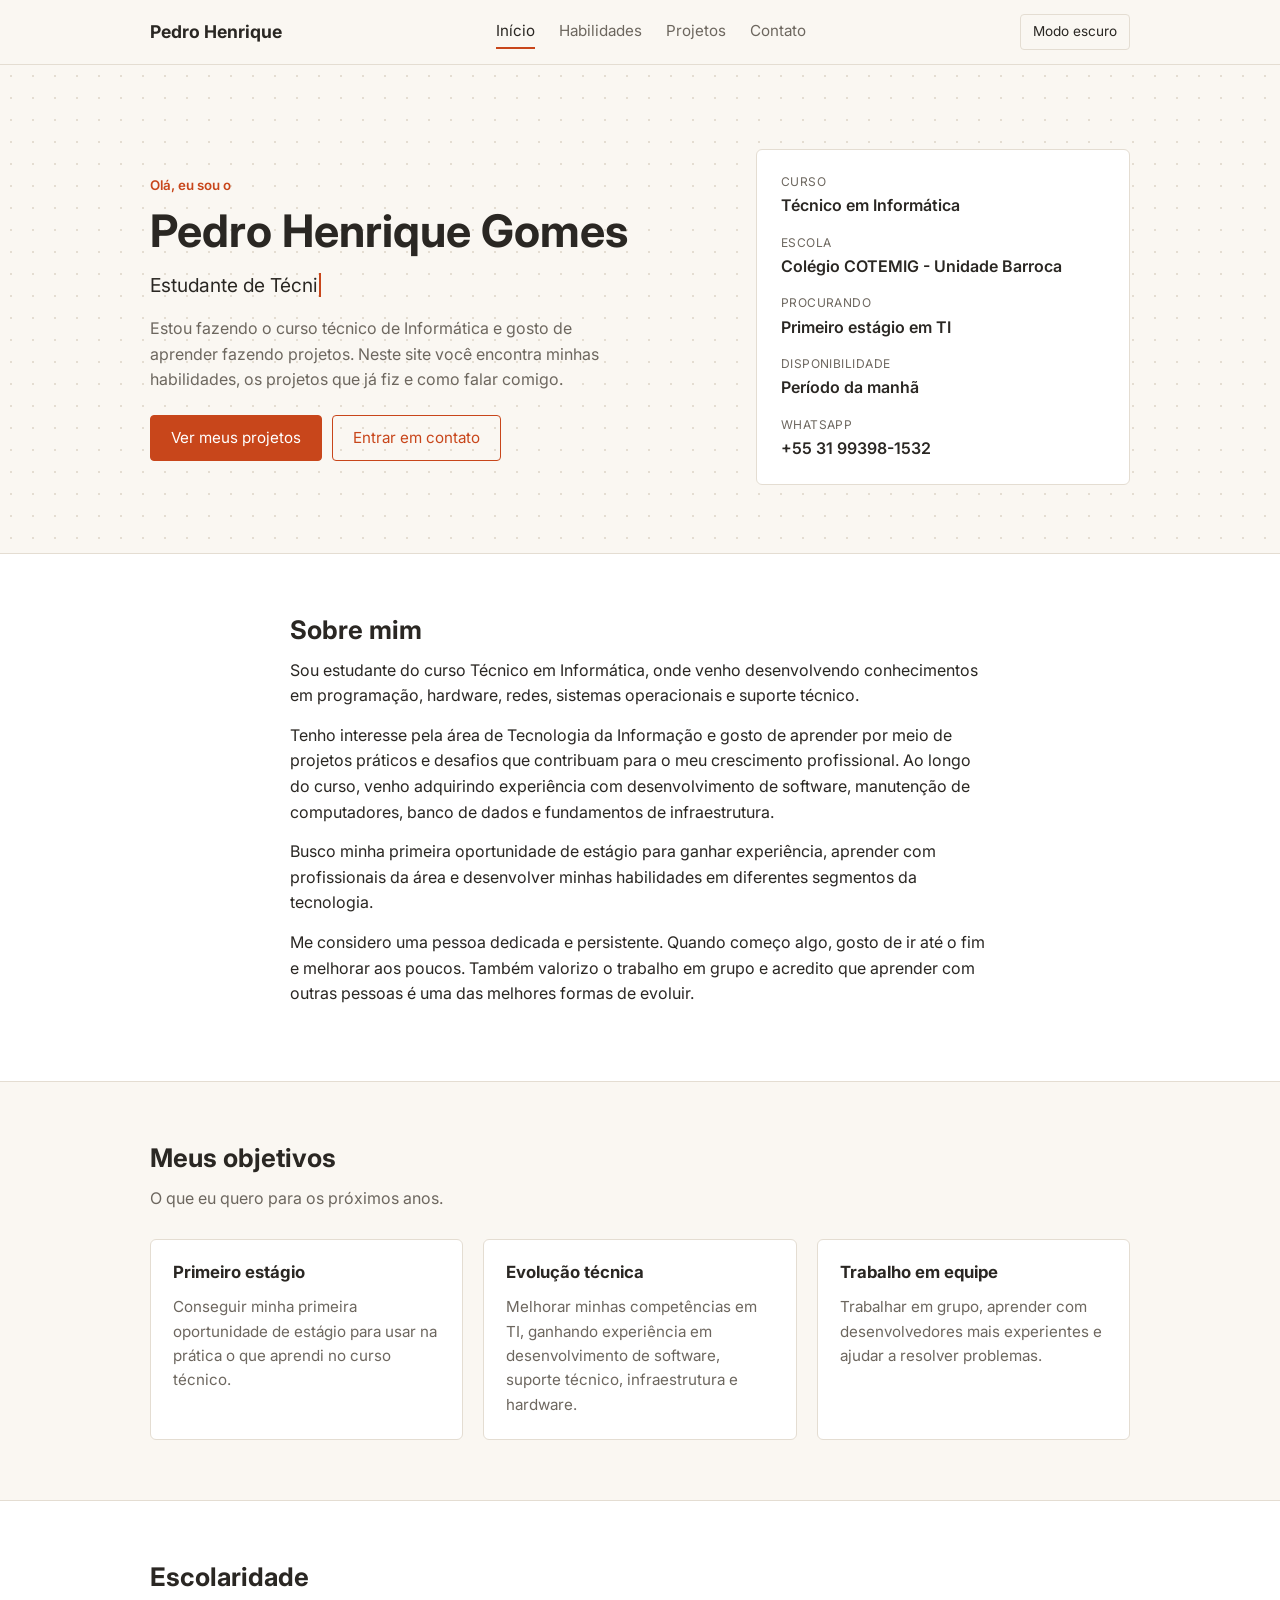
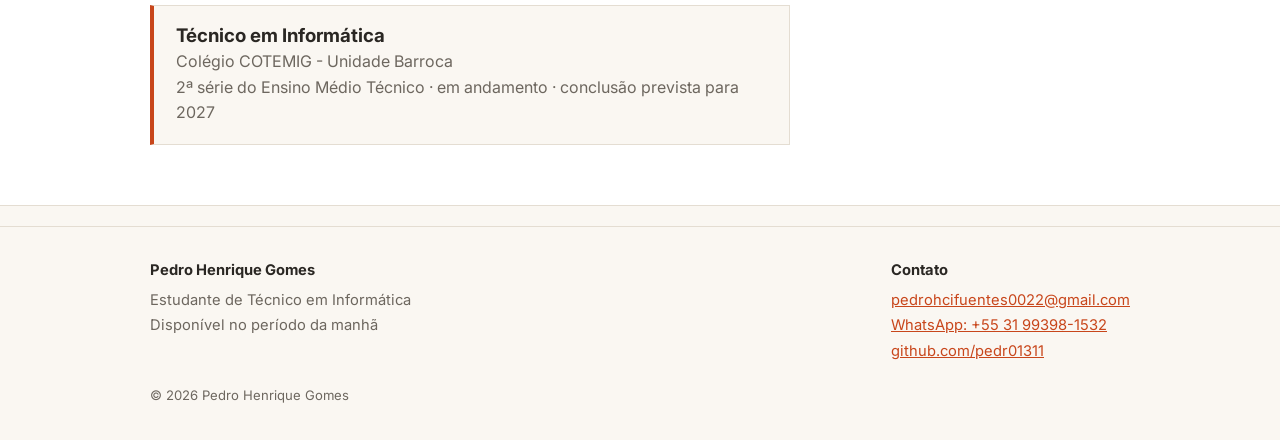
<file: index.html>
<!DOCTYPE html>
<html lang="pt-BR" data-theme="light">
<head>
  <meta charset="UTF-8">
  <meta name="viewport" content="width=device-width, initial-scale=1.0">
  <title>Pedro Henrique Gomes - Portfólio</title>
  <link rel="preconnect" href="https://fonts.googleapis.com">
  <link rel="preconnect" href="https://fonts.gstatic.com" crossorigin>
  <link href="https://fonts.googleapis.com/css2?family=Inter:wght@400;600;700&display=swap" rel="stylesheet">
  <link rel="stylesheet" href="style.css">
  <script>
    try {
      if (localStorage.getItem("theme") === "dark") {
        document.documentElement.setAttribute("data-theme", "dark");
      }
    } catch (e) {}
  </script>
</head>
<body>

  <header>
    <div class="container">
      <a class="logo" href="index.html">Pedro Henrique</a>
      <nav id="nav">
        <a href="index.html" class="active">Início</a>
        <a href="habilidades.html">Habilidades</a>
        <a href="projetos.html">Projetos</a>
        <a href="contato.html">Contato</a>
      </nav>
      <div class="header-right">
        <button class="small-btn" id="theme-toggle">Modo escuro</button>
        <button class="small-btn" id="menu-toggle" aria-label="Abrir menu">Menu</button>
      </div>
    </div>
  </header>

  <main>
    <section class="hero">
      <div class="container">
        <div>
          <small>Olá, eu sou o</small>
          <h1>Pedro Henrique Gomes</h1>
          <p class="typing"><span id="typed"></span><span class="cursor"></span></p>
          <p class="desc">
            Estou fazendo o curso técnico de Informática e gosto de aprender fazendo projetos.
            Neste site você encontra minhas habilidades, os projetos que já fiz e como falar comigo.
          </p>
          <div class="botoes">
            <a class="btn" href="projetos.html">Ver meus projetos</a>
            <a class="btn outline" href="contato.html">Entrar em contato</a>
          </div>
        </div>

        <div class="ficha">
          <dl>
            <dt>Curso</dt>
            <dd>Técnico em Informática</dd>
            <dt>Escola</dt>
            <dd>Colégio COTEMIG - Unidade Barroca</dd>
            <dt>Procurando</dt>
            <dd>Primeiro estágio em TI</dd>
            <dt>Disponibilidade</dt>
            <dd>Período da manhã</dd>
            <dt>WhatsApp</dt>
            <dd>+55 31 99398-1532</dd>
          </dl>
        </div>
      </div>
    </section>

    <section class="alt">
      <div class="container sobre aparecer">
        <h2>Sobre mim</h2>
        <p>
          Sou estudante do curso Técnico em Informática, onde venho desenvolvendo conhecimentos
          em programação, hardware, redes, sistemas operacionais e suporte técnico.
        </p>
        <p>
          Tenho interesse pela área de Tecnologia da Informação e gosto de aprender por meio de
          projetos práticos e desafios que contribuam para o meu crescimento profissional. Ao longo
          do curso, venho adquirindo experiência com desenvolvimento de software, manutenção de
          computadores, banco de dados e fundamentos de infraestrutura.
        </p>
        <p>
          Busco minha primeira oportunidade de estágio para ganhar experiência, aprender com
          profissionais da área e desenvolver minhas habilidades em diferentes segmentos da tecnologia.
        </p>
        <p>
          Me considero uma pessoa dedicada e persistente. Quando começo algo, gosto de ir até o fim
          e melhorar aos poucos. Também valorizo o trabalho em grupo e acredito que aprender com
          outras pessoas é uma das melhores formas de evoluir.
        </p>
      </div>
    </section>

    <section>
      <div class="container">
        <h2>Meus objetivos</h2>
        <p class="sub">O que eu quero para os próximos anos.</p>
        <div class="objetivos">
          <div class="box aparecer">
            <h3>Primeiro estágio</h3>
            <p>Conseguir minha primeira oportunidade de estágio para usar na prática o que aprendi no curso técnico.</p>
          </div>
          <div class="box aparecer">
            <h3>Evolução técnica</h3>
            <p>Melhorar minhas competências em TI, ganhando experiência em desenvolvimento de software, suporte técnico, infraestrutura e hardware.</p>
          </div>
          <div class="box aparecer">
            <h3>Trabalho em equipe</h3>
            <p>Trabalhar em grupo, aprender com desenvolvedores mais experientes e ajudar a resolver problemas.</p>
          </div>
        </div>
      </div>
    </section>

    <section class="alt">
      <div class="container">
        <h2>Escolaridade</h2>
        <div class="escola aparecer">
          <h3>Técnico em Informática</h3>
          <p>Colégio COTEMIG - Unidade Barroca</p>
          <p>2ª série do Ensino Médio Técnico · em andamento · conclusão prevista para 2027</p>
        </div>
      </div>
    </section>
  </main>

  <footer>
    <div class="container">
      <div class="rodape">
        <div>
          <h4>Pedro Henrique Gomes</h4>
          <p>Estudante de Técnico em Informática</p>
          <p>Disponível no período da manhã</p>
        </div>
        <div>
          <h4>Contato</h4>
          <p><a href="mailto:pedrohcifuentes0022@gmail.com">pedrohcifuentes0022@gmail.com</a></p>
          <p><a href="https://wa.me/5531993981532" target="_blank" rel="noopener">WhatsApp: +55 31 99398-1532</a></p>
          <p><a href="https://github.com/pedr01311" target="_blank" rel="noopener">github.com/pedr01311</a></p>
        </div>
      </div>
      <p class="copy">© <span id="year">2026</span> Pedro Henrique Gomes</p>
    </div>
  </footer>

  <script src="main.js"></script>
</body>
</html>
</file>
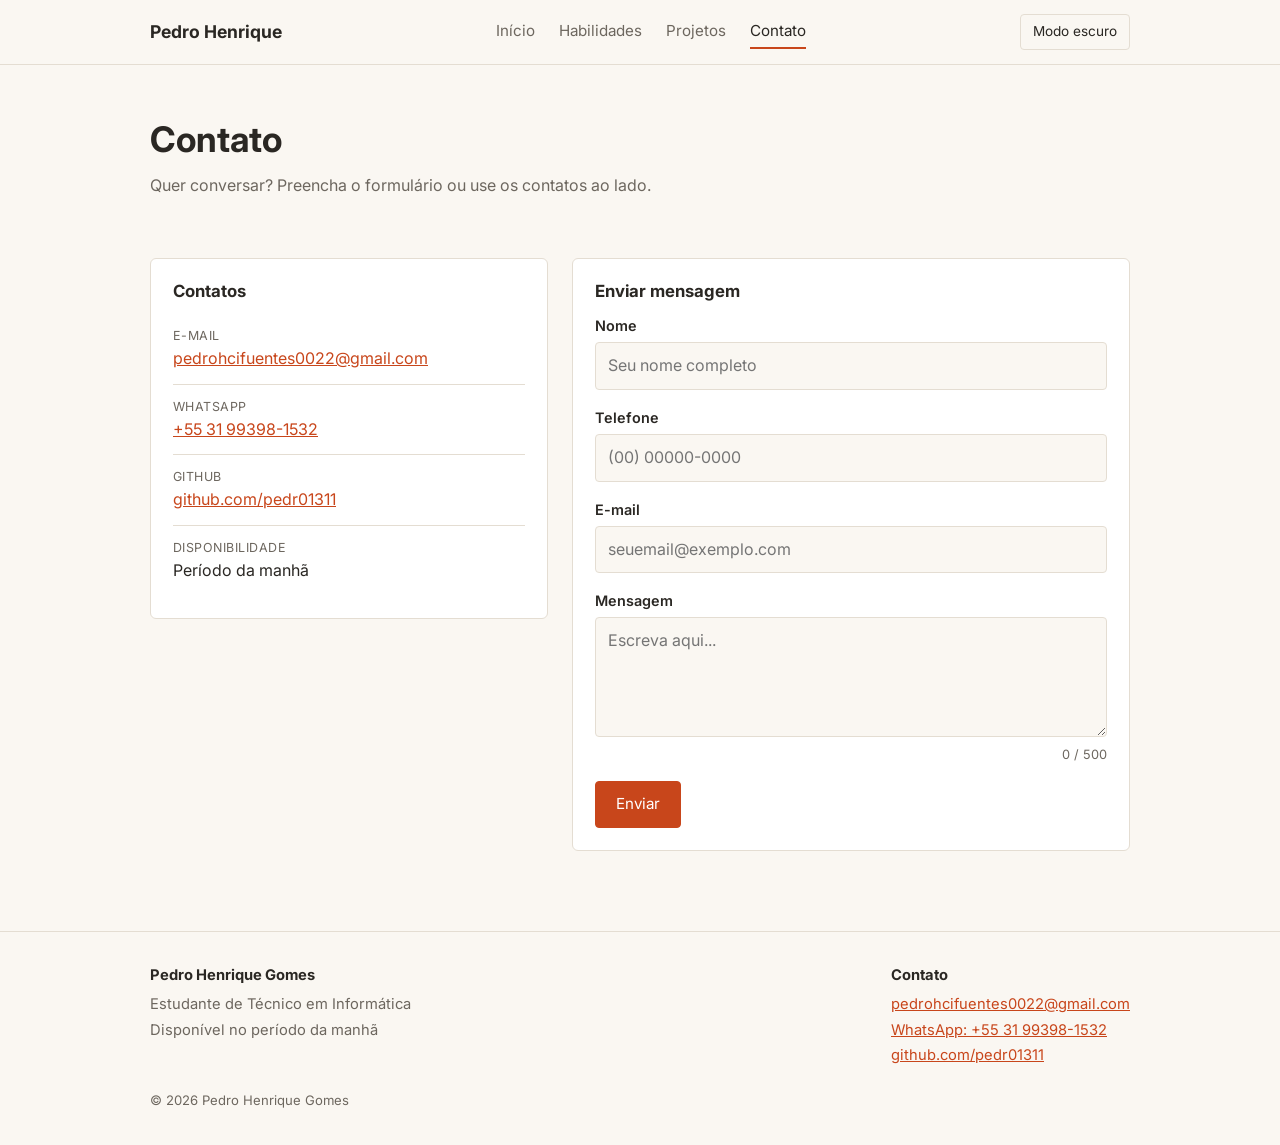
<file: contato.html>
<!DOCTYPE html>
<html lang="pt-BR" data-theme="light">
<head>
  <meta charset="UTF-8">
  <meta name="viewport" content="width=device-width, initial-scale=1.0">
  <title>Contato - Pedro Henrique Gomes</title>
  <link rel="preconnect" href="https://fonts.googleapis.com">
  <link rel="preconnect" href="https://fonts.gstatic.com" crossorigin>
  <link href="https://fonts.googleapis.com/css2?family=Inter:wght@400;600;700&display=swap" rel="stylesheet">
  <link rel="stylesheet" href="style.css">
  <script>
    try {
      if (localStorage.getItem("theme") === "dark") {
        document.documentElement.setAttribute("data-theme", "dark");
      }
    } catch (e) {}
  </script>
</head>
<body>

  <header>
    <div class="container">
      <a class="logo" href="index.html">Pedro Henrique</a>
      <nav id="nav">
        <a href="index.html">Início</a>
        <a href="habilidades.html">Habilidades</a>
        <a href="projetos.html">Projetos</a>
        <a href="contato.html" class="active">Contato</a>
      </nav>
      <div class="header-right">
        <button class="small-btn" id="theme-toggle">Modo escuro</button>
        <button class="small-btn" id="menu-toggle" aria-label="Abrir menu">Menu</button>
      </div>
    </div>
  </header>

  <main>
    <div class="container titulo-pagina">
      <h1>Contato</h1>
      <p>Quer conversar? Preencha o formulário ou use os contatos ao lado.</p>
    </div>

    <section>
      <div class="container contato">

        <div class="box">
          <h3>Contatos</h3>
          <ul>
            <li><small>E-mail</small><a href="mailto:pedrohcifuentes0022@gmail.com">pedrohcifuentes0022@gmail.com</a></li>
            <li><small>WhatsApp</small><a href="https://wa.me/5531993981532" target="_blank" rel="noopener">+55 31 99398-1532</a></li>
            <li><small>GitHub</small><a href="https://github.com/pedr01311" target="_blank" rel="noopener">github.com/pedr01311</a></li>
            <li><small>Disponibilidade</small>Período da manhã</li>
          </ul>
        </div>

        <form class="box" id="contact-form" novalidate>
          <h3>Enviar mensagem</h3>

          <div class="campo">
            <label for="nome">Nome</label>
            <input type="text" id="nome" name="nome" placeholder="Seu nome completo">
            <span class="msg-erro"></span>
          </div>

          <div class="campo">
            <label for="telefone">Telefone</label>
            <input type="tel" id="telefone" name="telefone" placeholder="(00) 00000-0000" inputmode="numeric">
            <span class="msg-erro"></span>
          </div>

          <div class="campo">
            <label for="email">E-mail</label>
            <input type="email" id="email" name="email" placeholder="seuemail@exemplo.com">
            <span class="msg-erro"></span>
          </div>

          <div class="campo">
            <label for="mensagem">Mensagem</label>
            <textarea id="mensagem" name="mensagem" maxlength="500" placeholder="Escreva aqui..."></textarea>
            <div class="contador" id="msg-counter">0 / 500</div>
            <span class="msg-erro"></span>
          </div>

          <button type="submit" class="btn">Enviar</button>
        </form>

      </div>
    </section>
  </main>

  <div class="overlay" id="modal-overlay">
    <div class="modal" id="modal-body"></div>
  </div>

  <footer>
    <div class="container">
      <div class="rodape">
        <div>
          <h4>Pedro Henrique Gomes</h4>
          <p>Estudante de Técnico em Informática</p>
          <p>Disponível no período da manhã</p>
        </div>
        <div>
          <h4>Contato</h4>
          <p><a href="mailto:pedrohcifuentes0022@gmail.com">pedrohcifuentes0022@gmail.com</a></p>
          <p><a href="https://wa.me/5531993981532" target="_blank" rel="noopener">WhatsApp: +55 31 99398-1532</a></p>
          <p><a href="https://github.com/pedr01311" target="_blank" rel="noopener">github.com/pedr01311</a></p>
        </div>
      </div>
      <p class="copy">© <span id="year">2026</span> Pedro Henrique Gomes</p>
    </div>
  </footer>

  <script src="main.js"></script>
</body>
</html>
</file>
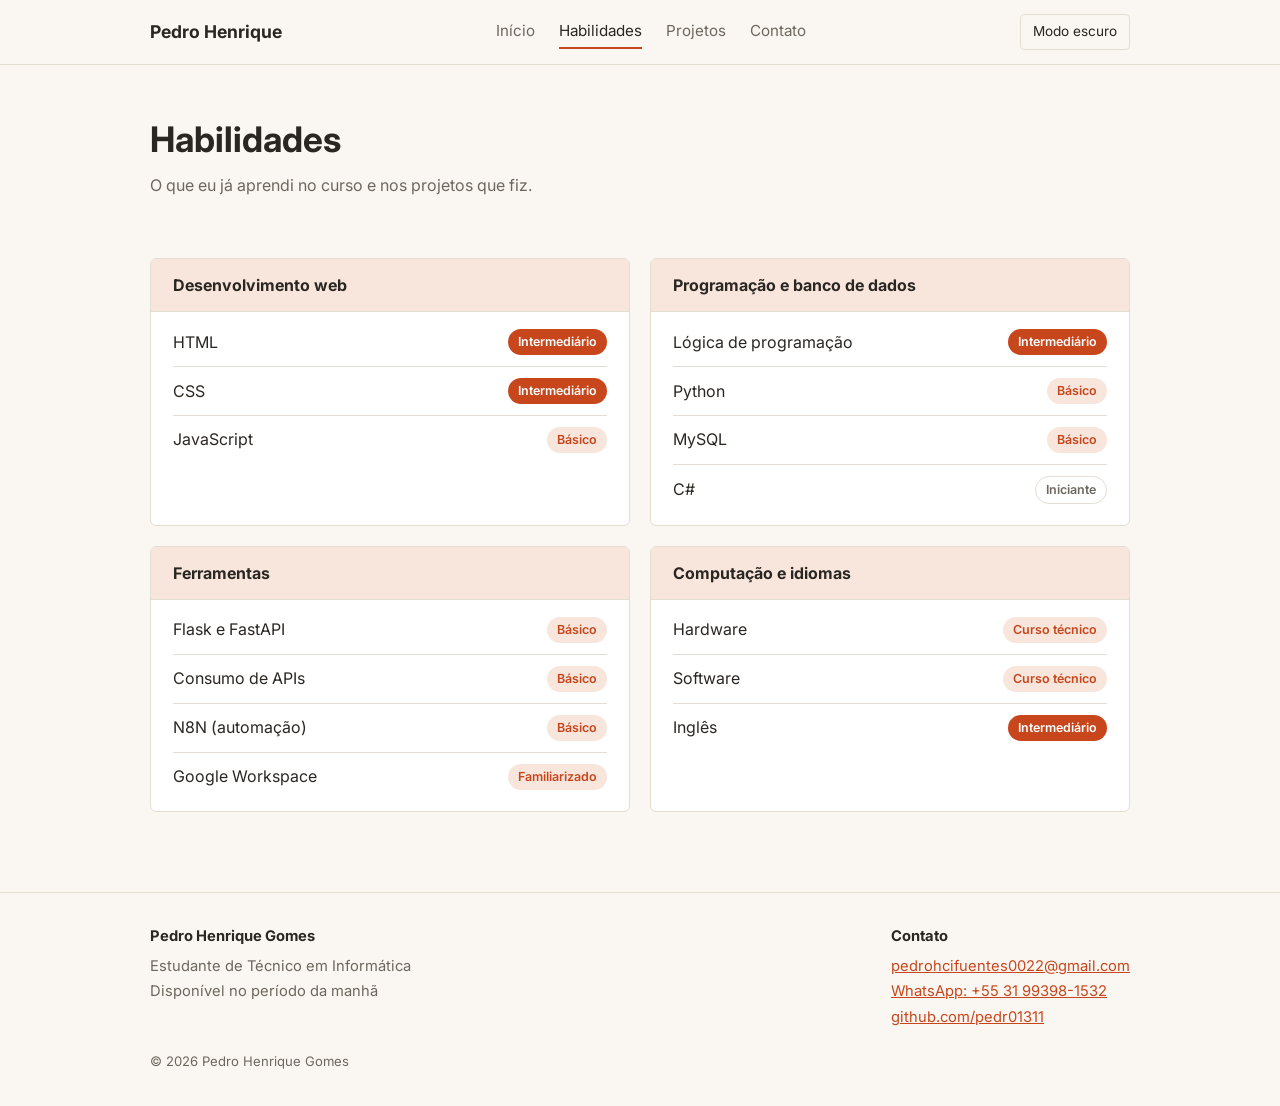
<file: habilidades.html>
<!DOCTYPE html>
<html lang="pt-BR" data-theme="light">
<head>
  <meta charset="UTF-8">
  <meta name="viewport" content="width=device-width, initial-scale=1.0">
  <title>Habilidades - Pedro Henrique Gomes</title>
  <link rel="preconnect" href="https://fonts.googleapis.com">
  <link rel="preconnect" href="https://fonts.gstatic.com" crossorigin>
  <link href="https://fonts.googleapis.com/css2?family=Inter:wght@400;600;700&display=swap" rel="stylesheet">
  <link rel="stylesheet" href="style.css">
  <script>
    try {
      if (localStorage.getItem("theme") === "dark") {
        document.documentElement.setAttribute("data-theme", "dark");
      }
    } catch (e) {}
  </script>
</head>
<body>

  <header>
    <div class="container">
      <a class="logo" href="index.html">Pedro Henrique</a>
      <nav id="nav">
        <a href="index.html">Início</a>
        <a href="habilidades.html" class="active">Habilidades</a>
        <a href="projetos.html">Projetos</a>
        <a href="contato.html">Contato</a>
      </nav>
      <div class="header-right">
        <button class="small-btn" id="theme-toggle">Modo escuro</button>
        <button class="small-btn" id="menu-toggle" aria-label="Abrir menu">Menu</button>
      </div>
    </div>
  </header>

  <main>
    <div class="container titulo-pagina">
      <h1>Habilidades</h1>
      <p>O que eu já aprendi no curso e nos projetos que fiz.</p>
    </div>

    <section>
      <div class="container conhecimentos">

        <div class="box aparecer">
          <h3>Desenvolvimento web</h3>
          <ul>
            <li><span>HTML</span><span class="nivel inter">Intermediário</span></li>
            <li><span>CSS</span><span class="nivel inter">Intermediário</span></li>
            <li><span>JavaScript</span><span class="nivel basico">Básico</span></li>
          </ul>
        </div>

        <div class="box aparecer">
          <h3>Programação e banco de dados</h3>
          <ul>
            <li><span>Lógica de programação</span><span class="nivel inter">Intermediário</span></li>
            <li><span>Python</span><span class="nivel basico">Básico</span></li>
            <li><span>MySQL</span><span class="nivel basico">Básico</span></li>
            <li><span>C#</span><span class="nivel inicio">Iniciante</span></li>
          </ul>
        </div>

        <div class="box aparecer">
          <h3>Ferramentas</h3>
          <ul>
            <li><span>Flask e FastAPI</span><span class="nivel basico">Básico</span></li>
            <li><span>Consumo de APIs</span><span class="nivel basico">Básico</span></li>
            <li><span>N8N (automação)</span><span class="nivel basico">Básico</span></li>
            <li><span>Google Workspace</span><span class="nivel basico">Familiarizado</span></li>
          </ul>
        </div>

        <div class="box aparecer">
          <h3>Computação e idiomas</h3>
          <ul>
            <li><span>Hardware</span><span class="nivel basico">Curso técnico</span></li>
            <li><span>Software</span><span class="nivel basico">Curso técnico</span></li>
            <li><span>Inglês</span><span class="nivel inter">Intermediário</span></li>
          </ul>
        </div>

      </div>
    </section>
  </main>

  <footer>
    <div class="container">
      <div class="rodape">
        <div>
          <h4>Pedro Henrique Gomes</h4>
          <p>Estudante de Técnico em Informática</p>
          <p>Disponível no período da manhã</p>
        </div>
        <div>
          <h4>Contato</h4>
          <p><a href="mailto:pedrohcifuentes0022@gmail.com">pedrohcifuentes0022@gmail.com</a></p>
          <p><a href="https://wa.me/5531993981532" target="_blank" rel="noopener">WhatsApp: +55 31 99398-1532</a></p>
          <p><a href="https://github.com/pedr01311" target="_blank" rel="noopener">github.com/pedr01311</a></p>
        </div>
      </div>
      <p class="copy">© <span id="year">2026</span> Pedro Henrique Gomes</p>
    </div>
  </footer>

  <script src="main.js"></script>
</body>
</html>
</file>
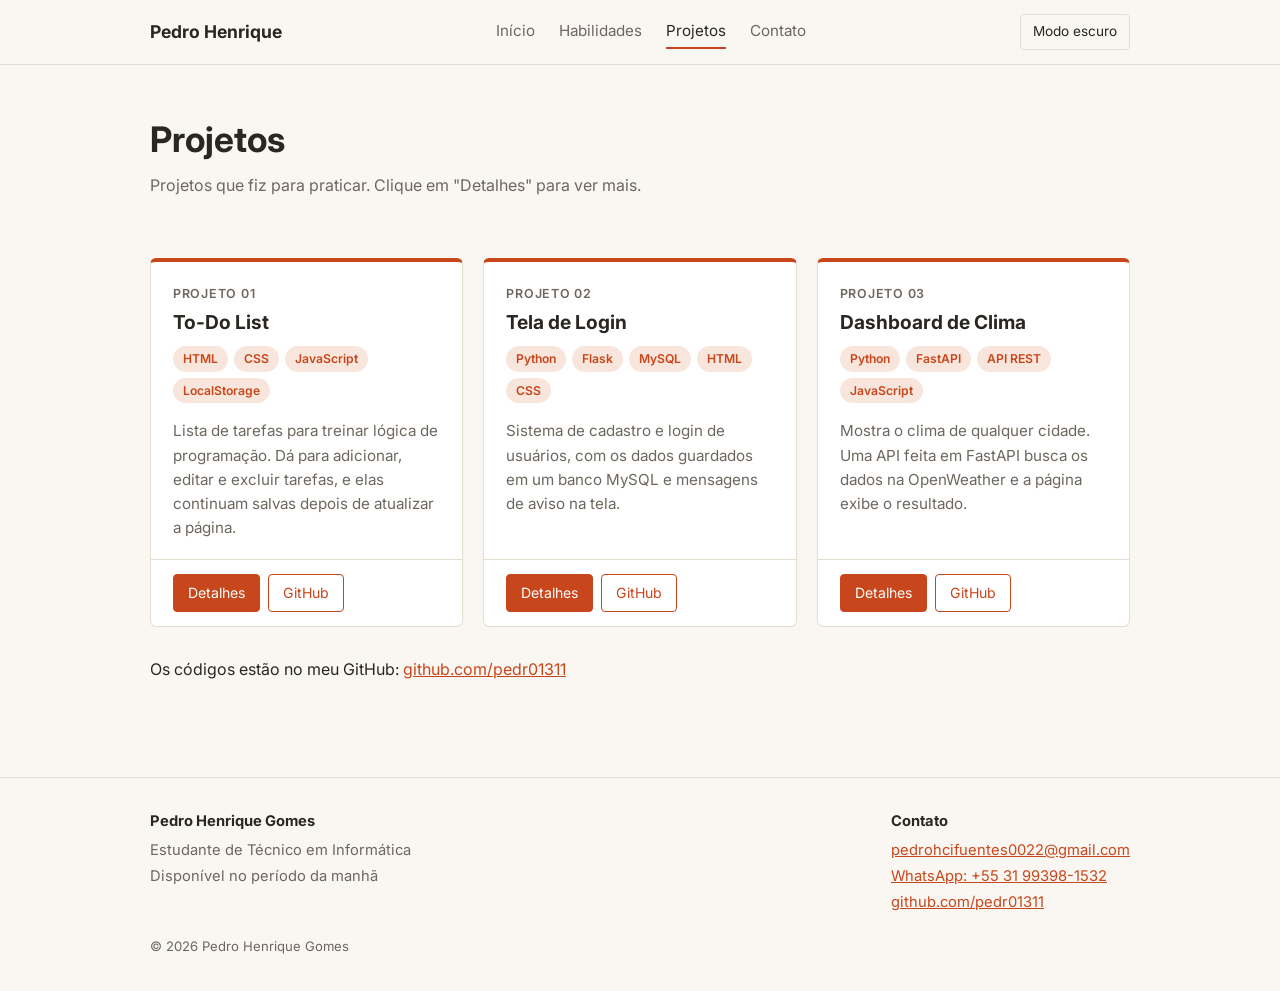
<file: projetos.html>
<!DOCTYPE html>
<html lang="pt-BR" data-theme="light">
<head>
  <meta charset="UTF-8">
  <meta name="viewport" content="width=device-width, initial-scale=1.0">
  <title>Projetos - Pedro Henrique Gomes</title>
  <link rel="preconnect" href="https://fonts.googleapis.com">
  <link rel="preconnect" href="https://fonts.gstatic.com" crossorigin>
  <link href="https://fonts.googleapis.com/css2?family=Inter:wght@400;600;700&display=swap" rel="stylesheet">
  <link rel="stylesheet" href="style.css">
  <script>
    try {
      if (localStorage.getItem("theme") === "dark") {
        document.documentElement.setAttribute("data-theme", "dark");
      }
    } catch (e) {}
  </script>
</head>
<body>

  <header>
    <div class="container">
      <a class="logo" href="index.html">Pedro Henrique</a>
      <nav id="nav">
        <a href="index.html">Início</a>
        <a href="habilidades.html">Habilidades</a>
        <a href="projetos.html" class="active">Projetos</a>
        <a href="contato.html">Contato</a>
      </nav>
      <div class="header-right">
        <button class="small-btn" id="theme-toggle">Modo escuro</button>
        <button class="small-btn" id="menu-toggle" aria-label="Abrir menu">Menu</button>
      </div>
    </div>
  </header>

  <main>
    <div class="container titulo-pagina">
      <h1>Projetos</h1>
      <p>Projetos que fiz para praticar. Clique em "Detalhes" para ver mais.</p>
    </div>

    <section>
      <div class="container">
        <div class="projetos">

          <div class="box projeto aparecer">
            <div class="corpo">
              <div class="num">PROJETO 01</div>
              <h3>To-Do List</h3>
              <div class="pills"><span>HTML</span><span>CSS</span><span>JavaScript</span><span>LocalStorage</span></div>
              <p>Lista de tarefas para treinar lógica de programação. Dá para adicionar, editar e excluir tarefas, e elas continuam salvas depois de atualizar a página.</p>
            </div>
            <div class="botoes">
              <button class="btn" data-projeto="todo">Detalhes</button>
              <a class="btn outline" href="https://github.com/pedr01311/to-do-list" target="_blank" rel="noopener">GitHub</a>
            </div>
          </div>

          <div class="box projeto aparecer">
            <div class="corpo">
              <div class="num">PROJETO 02</div>
              <h3>Tela de Login</h3>
              <div class="pills"><span>Python</span><span>Flask</span><span>MySQL</span><span>HTML</span><span>CSS</span></div>
              <p>Sistema de cadastro e login de usuários, com os dados guardados em um banco MySQL e mensagens de aviso na tela.</p>
            </div>
            <div class="botoes">
              <button class="btn" data-projeto="login">Detalhes</button>
              <a class="btn outline" href="https://github.com/pedr01311/telaLogin" target="_blank" rel="noopener">GitHub</a>
            </div>
          </div>

          <div class="box projeto aparecer">
            <div class="corpo">
              <div class="num">PROJETO 03</div>
              <h3>Dashboard de Clima</h3>
              <div class="pills"><span>Python</span><span>FastAPI</span><span>API REST</span><span>JavaScript</span></div>
              <p>Mostra o clima de qualquer cidade. Uma API feita em FastAPI busca os dados na OpenWeather e a página exibe o resultado.</p>
            </div>
            <div class="botoes">
              <button class="btn" data-projeto="weather">Detalhes</button>
              <a class="btn outline" href="https://github.com/pedr01311/WeatherAPi" target="_blank" rel="noopener">GitHub</a>
            </div>
          </div>

        </div>

        <p class="github-link">Os códigos estão no meu GitHub: <a href="https://github.com/pedr01311" target="_blank" rel="noopener">github.com/pedr01311</a></p>
      </div>
    </section>
  </main>

  <div class="overlay" id="modal-overlay">
    <div class="modal" id="modal-body"></div>
  </div>

  <footer>
    <div class="container">
      <div class="rodape">
        <div>
          <h4>Pedro Henrique Gomes</h4>
          <p>Estudante de Técnico em Informática</p>
          <p>Disponível no período da manhã</p>
        </div>
        <div>
          <h4>Contato</h4>
          <p><a href="mailto:pedrohcifuentes0022@gmail.com">pedrohcifuentes0022@gmail.com</a></p>
          <p><a href="https://wa.me/5531993981532" target="_blank" rel="noopener">WhatsApp: +55 31 99398-1532</a></p>
          <p><a href="https://github.com/pedr01311" target="_blank" rel="noopener">github.com/pedr01311</a></p>
        </div>
      </div>
      <p class="copy">© <span id="year">2026</span> Pedro Henrique Gomes</p>
    </div>
  </footer>

  <script src="main.js"></script>
</body>
</html>
</file>
<file: style.css>
:root {
  --bg: #faf7f2;
  --card: #ffffff;
  --text: #2a2723;
  --muted: #6d675f;
  --line: #e4ddd2;
  --accent: #c8461b;
  --accent-bg: #f8e6dd;
  --ok: #2f7d4f;
}

[data-theme="dark"] {
  --bg: #181613;
  --card: #221f1b;
  --text: #f1ece4;
  --muted: #a49c91;
  --line: #38332c;
  --accent: #f0845a;
  --accent-bg: #3a2519;
  --ok: #6cc08b;
}

* {
  box-sizing: border-box;
}

body {
  margin: 0;
  font-family: "Inter", Arial, sans-serif;
  background: var(--bg);
  color: var(--text);
  line-height: 1.6;
}

h1, h2, h3 {
  margin: 0 0 12px;
  line-height: 1.25;
}

p {
  margin: 0 0 14px;
}

a {
  color: var(--accent);
}

.container {
  width: 92%;
  max-width: 980px;
  margin: 0 auto;
}

header {
  border-bottom: 1px solid var(--line);
  background: var(--bg);
  position: sticky;
  top: 0;
  z-index: 10;
}

header .container {
  display: flex;
  align-items: center;
  justify-content: space-between;
  padding: 14px 0;
}

.logo {
  font-weight: 700;
  font-size: 1.1rem;
  color: var(--text);
  text-decoration: none;
}

nav {
  display: flex;
  gap: 24px;
}

nav a {
  color: var(--muted);
  text-decoration: none;
  font-size: 0.95rem;
  padding: 4px 0;
  border-bottom: 2px solid transparent;
}

nav a:hover,
nav a.active {
  color: var(--text);
  border-bottom-color: var(--accent);
}

.header-right {
  display: flex;
  gap: 8px;
}

.small-btn {
  background: none;
  border: 1px solid var(--line);
  color: var(--text);
  font: inherit;
  font-size: 0.85rem;
  padding: 6px 12px;
  border-radius: 4px;
  cursor: pointer;
}

.small-btn:hover {
  border-color: var(--accent);
}

#menu-toggle {
  display: none;
}

.btn {
  display: inline-block;
  font: inherit;
  font-size: 0.95rem;
  padding: 10px 20px;
  border-radius: 4px;
  border: 1px solid var(--accent);
  background: var(--accent);
  color: #fff;
  text-decoration: none;
  cursor: pointer;
}

.btn:hover {
  opacity: 0.88;
}

.btn:disabled {
  opacity: 0.6;
  cursor: wait;
}

.btn.outline {
  background: none;
  color: var(--accent);
}

section {
  padding: 60px 0;
}

.alt {
  background: var(--card);
  border-top: 1px solid var(--line);
  border-bottom: 1px solid var(--line);
}

h2 {
  font-size: 1.6rem;
}

.sub {
  color: var(--muted);
  margin-bottom: 28px;
}

.hero {
  padding: 84px 0 68px;
  background-image: radial-gradient(var(--line) 1px, transparent 1px);
  background-size: 22px 22px;
  background-position: 0 calc(var(--parallax, 0) * 0.3px);
}

.hero .container {
  display: grid;
  grid-template-columns: 1.5fr 1fr;
  gap: 44px;
  align-items: center;
}

.hero small {
  color: var(--accent);
  font-weight: 600;
}

.hero h1 {
  font-size: 2.8rem;
  margin: 6px 0 10px;
}

.typing {
  font-size: 1.2rem;
  min-height: 1.9em;
  margin-bottom: 10px;
}

.cursor {
  border-right: 2px solid var(--accent);
  margin-left: 2px;
  animation: piscar 0.9s steps(1) infinite;
}

@keyframes piscar {
  50% { border-color: transparent; }
}

.hero p.desc {
  color: var(--muted);
  max-width: 480px;
}

.hero .botoes {
  margin-top: 22px;
  display: flex;
  gap: 10px;
  flex-wrap: wrap;
}

.ficha {
  background: var(--card);
  border: 1px solid var(--line);
  border-radius: 6px;
  padding: 22px 24px;
}

.ficha dl {
  margin: 0;
}

.ficha dt {
  font-size: 0.75rem;
  text-transform: uppercase;
  letter-spacing: 0.04em;
  color: var(--muted);
  margin-top: 14px;
}

.ficha dt:first-child {
  margin-top: 0;
}

.ficha dd {
  margin: 2px 0 0;
  font-weight: 600;
}

.sobre {
  max-width: 700px;
}

.objetivos {
  display: grid;
  grid-template-columns: repeat(3, 1fr);
  gap: 20px;
}

.box {
  background: var(--card);
  border: 1px solid var(--line);
  border-radius: 6px;
  padding: 22px;
}

.box h3 {
  font-size: 1.05rem;
}

.box p {
  color: var(--muted);
  font-size: 0.95rem;
  margin-bottom: 0;
}

.escola {
  background: var(--bg);
  border: 1px solid var(--line);
  border-left: 4px solid var(--accent);
  padding: 18px 22px;
  max-width: 640px;
}

.escola h3 {
  margin-bottom: 2px;
}

.escola p {
  margin: 0;
  color: var(--muted);
}

.titulo-pagina {
  padding: 52px 0 0;
}

.titulo-pagina h1 {
  font-size: 2.2rem;
}

.titulo-pagina p {
  color: var(--muted);
  margin-bottom: 0;
}

.conhecimentos {
  display: grid;
  grid-template-columns: 1fr 1fr;
  gap: 20px;
}

.conhecimentos .box {
  padding: 0;
  overflow: hidden;
}

.conhecimentos h3 {
  margin: 0;
  padding: 16px 22px;
  background: var(--accent-bg);
  border-bottom: 1px solid var(--line);
  font-size: 1rem;
}

.conhecimentos ul {
  list-style: none;
  margin: 0;
  padding: 6px 22px 10px;
}

.conhecimentos li {
  display: flex;
  justify-content: space-between;
  align-items: center;
  gap: 12px;
  padding: 11px 0;
  border-bottom: 1px solid var(--line);
}

.conhecimentos li:last-child {
  border-bottom: none;
}

.nivel {
  font-size: 0.78rem;
  font-weight: 600;
  padding: 3px 10px;
  border-radius: 999px;
  white-space: nowrap;
}

.nivel.inter {
  background: var(--accent);
  color: #fff;
}

.nivel.basico {
  background: var(--accent-bg);
  color: var(--accent);
}

.nivel.inicio {
  border: 1px solid var(--line);
  color: var(--muted);
}

.projetos {
  display: grid;
  grid-template-columns: repeat(3, 1fr);
  gap: 20px;
}

.projeto {
  padding: 0;
  display: flex;
  flex-direction: column;
  border-top: 4px solid var(--accent);
  transition: transform 0.2s, border-color 0.2s;
}

.projeto:hover {
  transform: translateY(-4px);
}

.projeto .corpo {
  padding: 22px 22px 18px;
  flex: 1;
}

.projeto .num {
  font-size: 0.78rem;
  font-weight: 600;
  color: var(--muted);
  letter-spacing: 0.06em;
  margin-bottom: 6px;
}

.projeto h3 {
  font-size: 1.2rem;
}

.pills {
  display: flex;
  flex-wrap: wrap;
  gap: 6px;
  margin: 12px 0 16px;
}

.pills span {
  font-size: 0.76rem;
  font-weight: 600;
  background: var(--accent-bg);
  color: var(--accent);
  padding: 3px 10px;
  border-radius: 999px;
}

.projeto .botoes {
  display: flex;
  gap: 8px;
  padding: 14px 22px;
  border-top: 1px solid var(--line);
}

.projeto .btn {
  padding: 7px 14px;
  font-size: 0.88rem;
}

.github-link {
  margin-top: 30px;
}

.contato {
  display: grid;
  grid-template-columns: 1fr 1.4fr;
  gap: 24px;
  align-items: start;
}

.contato ul {
  list-style: none;
  padding: 0;
  margin: 0;
}

.contato li {
  padding: 12px 0;
  border-bottom: 1px solid var(--line);
  word-break: break-word;
}

.contato li:last-child {
  border-bottom: none;
}

.contato li small {
  display: block;
  color: var(--muted);
  font-size: 0.78rem;
  text-transform: uppercase;
  letter-spacing: 0.04em;
}

.campo {
  margin-bottom: 16px;
}

.campo label {
  display: block;
  font-weight: 600;
  font-size: 0.9rem;
  margin-bottom: 5px;
}

.campo input,
.campo textarea {
  width: 100%;
  font: inherit;
  color: var(--text);
  background: var(--bg);
  border: 1px solid var(--line);
  border-radius: 4px;
  padding: 10px 12px;
}

.campo textarea {
  min-height: 120px;
  resize: vertical;
}

.campo input:focus,
.campo textarea:focus {
  outline: 2px solid var(--accent-bg);
  border-color: var(--accent);
}

.campo.erro input,
.campo.erro textarea {
  border-color: #d12c2c;
}

.msg-erro {
  display: none;
  color: #d12c2c;
  font-size: 0.82rem;
  margin-top: 4px;
}

.campo.erro .msg-erro {
  display: block;
}

.contador {
  text-align: right;
  font-size: 0.8rem;
  color: var(--muted);
}

.overlay {
  display: none;
  position: fixed;
  inset: 0;
  background: rgba(0, 0, 0, 0.55);
  align-items: center;
  justify-content: center;
  padding: 20px;
  z-index: 50;
}

.overlay.aberto {
  display: flex;
}

.modal {
  position: relative;
  background: var(--card);
  color: var(--text);
  border-radius: 6px;
  width: 100%;
  max-width: 480px;
  max-height: 90vh;
  overflow-y: auto;
  padding: 28px;
}

.modal p,
.modal li {
  color: var(--muted);
}

.modal ul {
  padding-left: 20px;
}

.fechar-x {
  position: absolute;
  top: 10px;
  right: 10px;
  background: none;
  border: none;
  color: var(--text);
  font-size: 1.2rem;
  cursor: pointer;
}

.modal .botoes {
  display: flex;
  gap: 8px;
  flex-wrap: wrap;
  margin-top: 18px;
}

footer {
  border-top: 1px solid var(--line);
  padding: 32px 0 20px;
  margin-top: 20px;
  font-size: 0.92rem;
}

.rodape {
  display: flex;
  justify-content: space-between;
  gap: 24px;
  flex-wrap: wrap;
}

.rodape h4 {
  margin: 0 0 6px;
}

.rodape p {
  margin: 0 0 2px;
  color: var(--muted);
}

.copy {
  margin-top: 20px;
  color: var(--muted);
  font-size: 0.82rem;
}

.aparecer {
  opacity: 0;
  transform: translateY(20px);
  transition: opacity 0.6s, transform 0.6s;
}

.aparecer.visivel {
  opacity: 1;
  transform: none;
}

@media (max-width: 800px) {
  .hero .container,
  .contato {
    grid-template-columns: 1fr;
  }

  .objetivos,
  .projetos {
    grid-template-columns: 1fr 1fr;
  }

  .hero h1 {
    font-size: 2.2rem;
  }
}

@media (max-width: 620px) {
  #menu-toggle {
    display: block;
  }

  nav {
    display: none;
    position: absolute;
    top: 100%;
    left: 0;
    right: 0;
    flex-direction: column;
    gap: 0;
    background: var(--bg);
    border-bottom: 1px solid var(--line);
    padding: 8px 4%;
  }

  nav.aberto {
    display: flex;
  }

  nav a {
    padding: 10px 0;
    border-bottom: none;
  }

  .objetivos,
  .projetos,
  .conhecimentos {
    grid-template-columns: 1fr;
  }

  section {
    padding: 42px 0;
  }

  .hero {
    padding: 48px 0 40px;
  }
}
</file>
